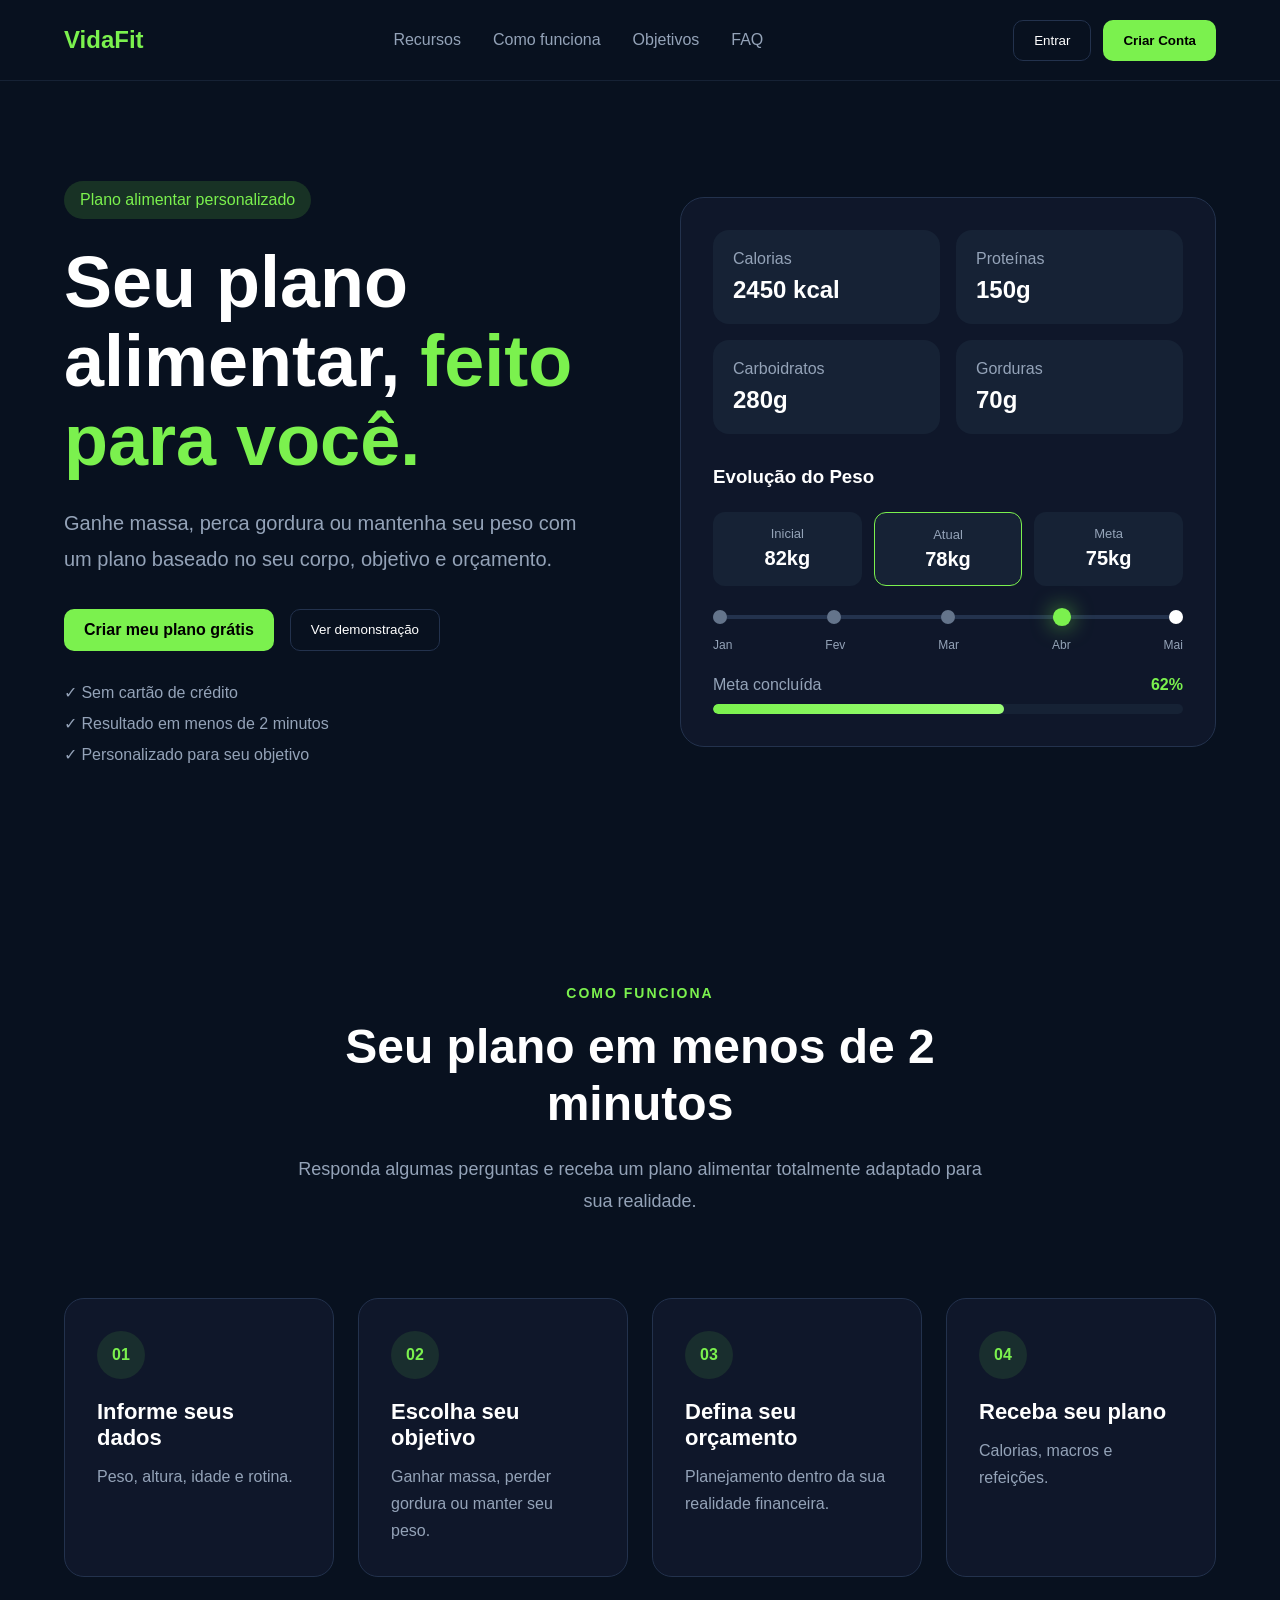
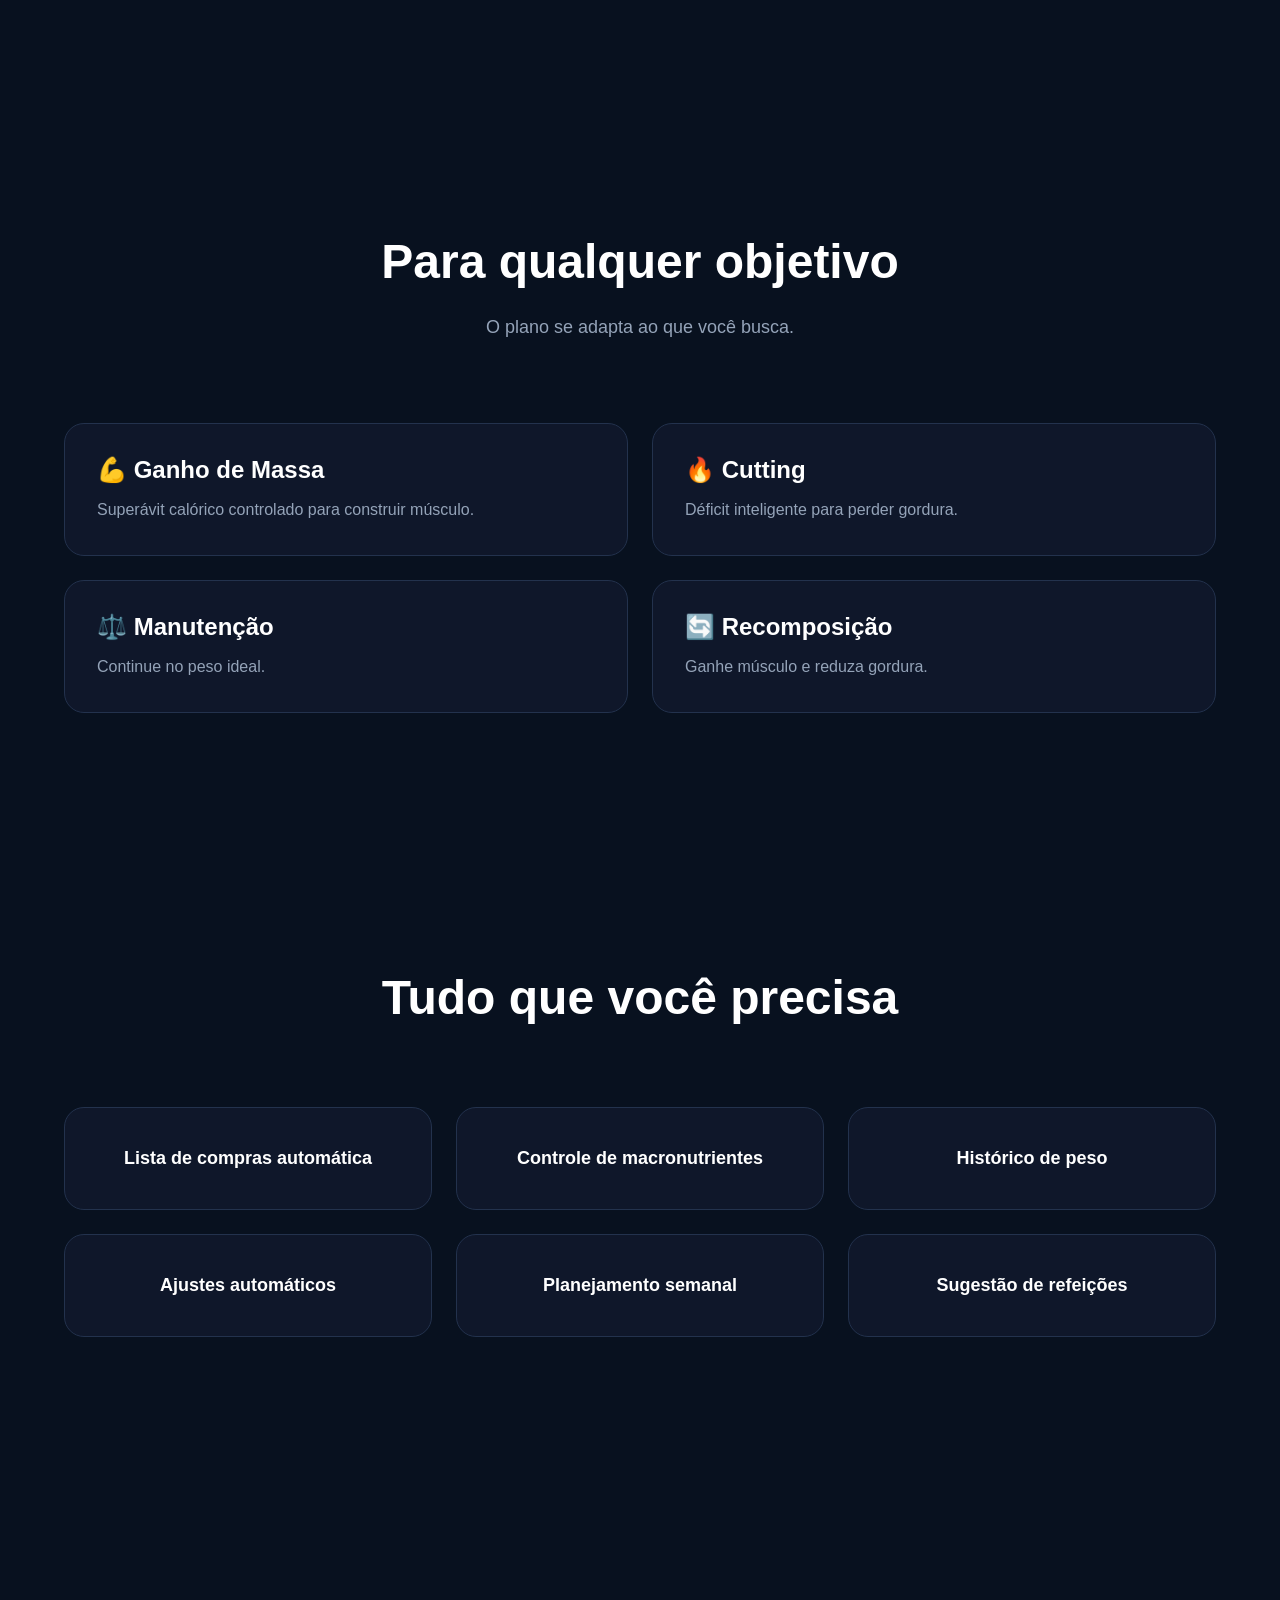
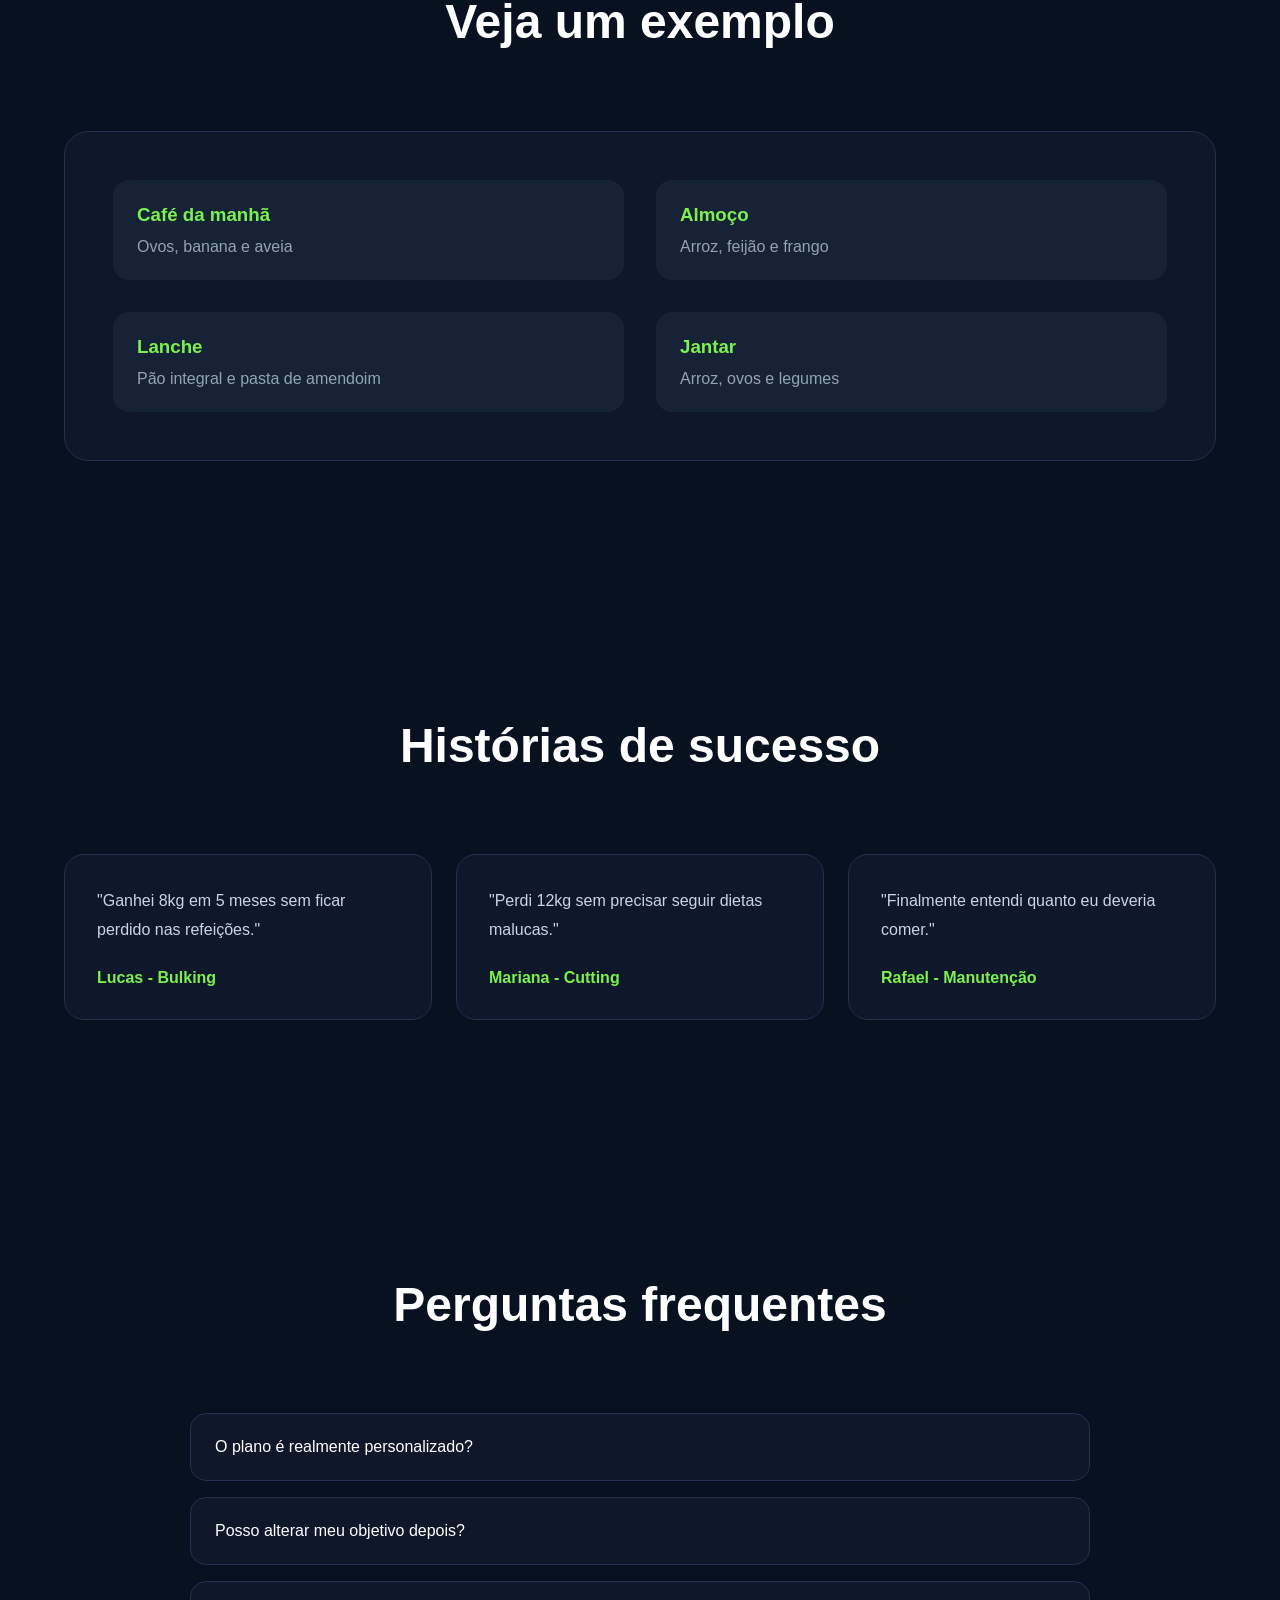
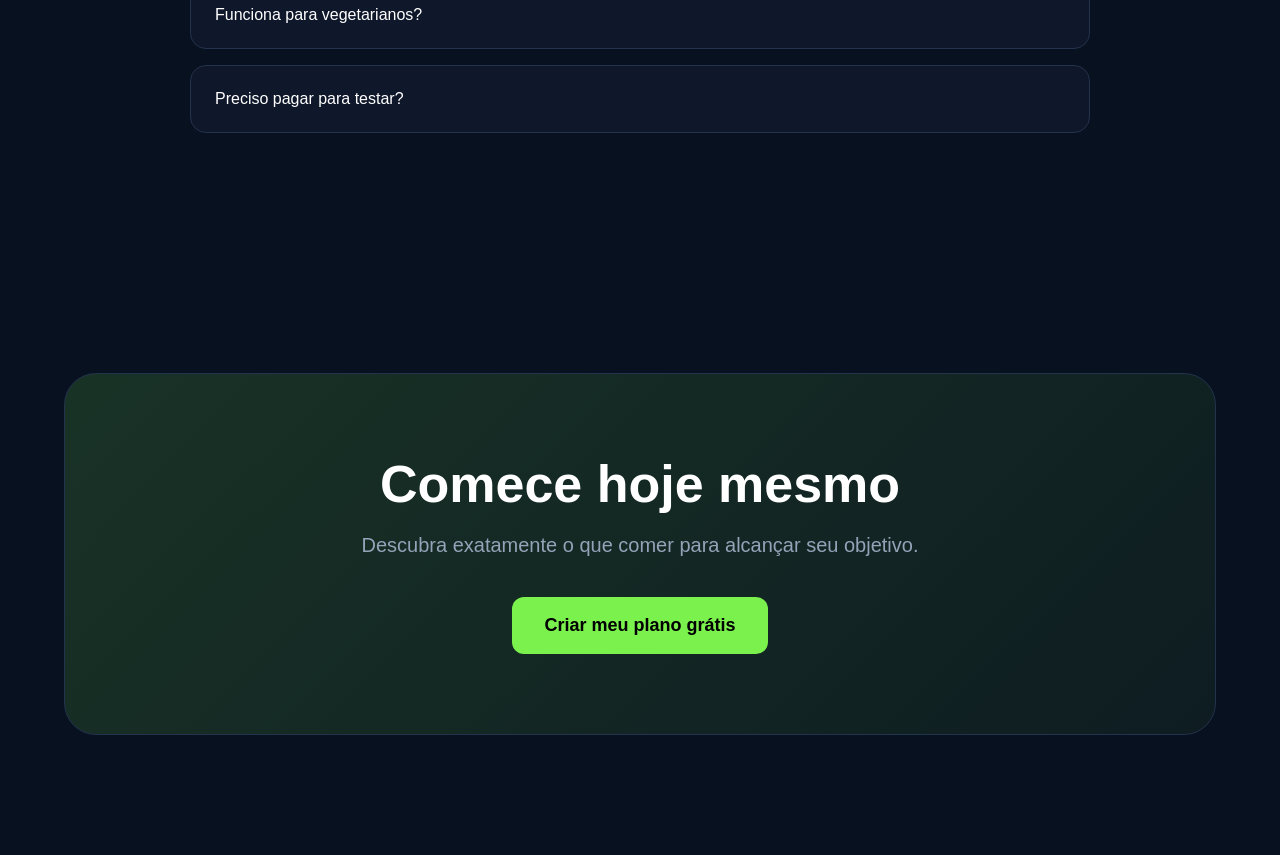
<file: index.html>
<!DOCTYPE html>
<html lang="pt-BR">
<head>
  <meta charset="UTF-8">
  <meta
    name="viewport"
    content="width=device-width, initial-scale=1.0"
  >

  <title>VidaFit</title>

  <link
    rel="stylesheet"
    href="home.css"
  >
</head>
<body>

  <header id="header">
    <div class="container navbar">

      <div class="logo">
        VidaFit
      </div>

     <nav>

  <a href="#features">
    Recursos
  </a>

  <a href="#how-it-works">
    Como funciona
  </a>

  <a href="#goals">
    Objetivos
  </a>

  <a href="#faq">
    FAQ
  </a>

</nav>

      <div class="header-actions">
        <button class="login-btn">
          Entrar
        </button>

        <button class="register-btn">
          Criar Conta
        </button>
      </div>

    </div>
  </header>


  <main>

    <section class="hero">

      <div class="container hero-content">

        <div class="hero-left">

          <span class="badge">
            Plano alimentar personalizado
          </span>

          <h1>
            Seu plano alimentar,
            <span>feito para você.</span>
          </h1>

          <p>
            Ganhe massa, perca gordura ou mantenha
            seu peso com um plano baseado no seu corpo,
            objetivo e orçamento.
          </p>

          <div class="hero-buttons">

<a href="data/wizard.html" class="primary-btn">
  Criar meu plano grátis
</a>

            <button class="secondary-btn">
              Ver demonstração
            </button>

          </div>

          <ul class="hero-benefits">
            <li>✓ Sem cartão de crédito</li>
            <li>✓ Resultado em menos de 2 minutos</li>
            <li>✓ Personalizado para seu objetivo</li>
          </ul>

        </div>


        <div class="hero-right">

          <div class="dashboard-card">

            <div class="metrics">

              <div class="metric">
                <span>Calorias</span>
                <strong>2450 kcal</strong>
              </div>

              <div class="metric">
                <span>Proteínas</span>
                <strong>150g</strong>
              </div>

              <div class="metric">
                <span>Carboidratos</span>
                <strong>280g</strong>
              </div>

              <div class="metric">
                <span>Gorduras</span>
                <strong>70g</strong>
              </div>

            </div>

<div class="progress">

  <h3>
    Evolução do Peso
  </h3>

  <div class="weight-stats">

    <div class="weight-stat">
      <span>Inicial</span>
      <strong>82kg</strong>
    </div>

    <div class="weight-stat current">
      <span>Atual</span>
      <strong>78kg</strong>
    </div>

    <div class="weight-stat">
      <span>Meta</span>
      <strong>75kg</strong>
    </div>

  </div>

  <div class="weight-line">

    <div class="line">

      <div class="dot"></div>
      <div class="dot"></div>
      <div class="dot"></div>

      <div class="dot current-dot"></div>

      <div class="dot target-dot"></div>

    </div>

  </div>

  <div class="months">

    <span>Jan</span>
    <span>Fev</span>
    <span>Mar</span>
    <span>Abr</span>
    <span>Mai</span>

  </div>

  <div class="goal-status">

    <div class="goal-text">

      <span>Meta concluída</span>

      <strong>62%</strong>

    </div>

    <div class="goal-bar">
      <div class="goal-fill"></div>
    </div>

  </div>

</div>

          </div>

        </div>

      </div>

    </section>

    <!-- ========================================= -->

<!-- COMO FUNCIONA -->

<!-- ========================================= -->

<section id="how-it-works" class="how-it-works">

  <div class="container">


<div class="section-header">

  <span>
    COMO FUNCIONA
  </span>

  <h2>
    Seu plano em menos de 2 minutos
  </h2>

  <p>
    Responda algumas perguntas e receba
    um plano alimentar totalmente adaptado
    para sua realidade.
  </p>

</div>

<div class="steps">

  <div class="step-card reveal">
    <span>01</span>

    <h3>
      Informe seus dados
    </h3>

    <p>
      Peso, altura, idade e rotina.
    </p>
  </div>

  <div class="step-card reveal">
    <span>02</span>

    <h3>
      Escolha seu objetivo
    </h3>

    <p>
      Ganhar massa, perder gordura
      ou manter seu peso.
    </p>
  </div>

  <div class="step-card reveal">
    <span>03</span>

    <h3>
      Defina seu orçamento
    </h3>

    <p>
      Planejamento dentro da sua
      realidade financeira.
    </p>
  </div>

  <div class="step-card reveal">
    <span>04</span>

    <h3>
      Receba seu plano
    </h3>

    <p>
      Calorias, macros e refeições.
    </p>
  </div>

</div>


  </div>

</section>

<!-- ========================================= -->

<!-- OBJETIVOS -->

<!-- ========================================= -->

<section id="goals" class="goals">

  <div class="container">


<div class="section-header">

  <h2>
    Para qualquer objetivo
  </h2>

  <p>
    O plano se adapta ao que você busca.
  </p>

</div>

<div class="goals-grid">

  <article reveal>
    <h3>💪 Ganho de Massa</h3>

    <p>
      Superávit calórico controlado para
      construir músculo.
    </p>
  </article>

  <article reveal>
    <h3>🔥 Cutting</h3>

    <p>
      Déficit inteligente para perder gordura.
    </p>
  </article>

  <article reveal>
    <h3>⚖️ Manutenção</h3>

    <p>
      Continue no peso ideal.
    </p>
  </article>

  <article reveal>
    <h3>🔄 Recomposição</h3>

    <p>
      Ganhe músculo e reduza gordura.
    </p>
  </article>

</div>


  </div>

</section>

<!-- ========================================= -->

<!-- FEATURES -->

<!-- ========================================= -->

<section id="features" class="features">

  <div class="container">


<div class="section-header">

  <h2>
    Tudo que você precisa
  </h2>

</div>

<div class="features-grid">

  <div class="feature-card reveal">
    Lista de compras automática
  </div>

  <div class="feature-card reveal">
    Controle de macronutrientes
  </div>

  <div class="feature-card reveal">
    Histórico de peso
  </div>

  <div class="feature-card reveal">
    Ajustes automáticos
  </div>

  <div class="feature-card reveal">
    Planejamento semanal
  </div>

  <div class="feature-card reveal">
    Sugestão de refeições
  </div>

</div>


  </div>

</section>

<!-- ========================================= -->

<!-- EXEMPLO DE PLANO -->

<!-- ========================================= -->

<section class="meal-plan">

  <div class="container">


<div class="section-header">

  <h2>
    Veja um exemplo
  </h2>

</div>

<div class="meal-card reveal">

  <div>
    <h3>Café da manhã</h3>

    <p>
      Ovos, banana e aveia
    </p>
  </div>

  <div>
    <h3>Almoço</h3>

    <p>
      Arroz, feijão e frango
    </p>
  </div>

  <div>
    <h3>Lanche</h3>

    <p>
      Pão integral e pasta de amendoim
    </p>
  </div>

  <div>
    <h3>Jantar</h3>

    <p>
      Arroz, ovos e legumes
    </p>
  </div>

</div>


  </div>

</section>

<!-- ========================================= -->

<!-- DEPOIMENTOS -->

<!-- ========================================= -->

<section class="testimonials">

  <div class="container">


<div class="section-header">

  <h2>
    Histórias de sucesso
  </h2>

</div>

<div class="testimonials-grid">

  <div class="testimonial reveal">

    <p>
      "Ganhei 8kg em 5 meses sem
      ficar perdido nas refeições."
    </p>

    <strong>
      Lucas - Bulking
    </strong>

  </div>

  <div class="testimonial reveal">

    <p>
      "Perdi 12kg sem precisar seguir
      dietas malucas."
    </p>

    <strong>
      Mariana - Cutting
    </strong>

  </div>

  <div class="testimonial reveal">

    <p>
      "Finalmente entendi quanto eu
      deveria comer."
    </p>

    <strong>
      Rafael - Manutenção
    </strong>

  </div>

</div>


  </div>

</section>

<!-- ========================================= -->

<!-- FAQ -->

<!-- ========================================= -->

<section id="faq" class="faq">

  <div class="container">


<div class="section-header">

  <h2>
    Perguntas frequentes
  </h2>

</div>

<div class="faq-list">

  <div class="faq-item">

    <div class="faq-question">
      O plano é realmente personalizado?
    </div>

    <div class="faq-answer">
      O plano considera peso, altura,
      idade, nível de atividade física,
      objetivo e preferências alimentares.
    </div>

  </div>

  <div class="faq-item">

    <div class="faq-question">
      Posso alterar meu objetivo depois?
    </div>

    <div class="faq-answer">
      Você pode mudar entre bulking,
      cutting, manutenção ou recomposição
      sempre que desejar.
    </div>

  </div>

  <div class="faq-item">

    <div class="faq-question">
      Funciona para vegetarianos?
    </div>

    <div class="faq-answer">
      O sistema pode adaptar as
      refeições para dietas vegetarianas
      e outras restrições alimentares.
    </div>

  </div>

  <div class="faq-item">

    <div class="faq-question">
      Preciso pagar para testar?
    </div>

    <div class="faq-answer">
      Você pode gerar seu primeiro
      plano gratuitamente e conhecer a
      plataforma antes de assinar.
    </div>

  </div>

</div>


  </div>

</section>

<!-- ========================================= -->

<!-- CTA FINAL -->

<!-- ========================================= -->

<section id="cta" class="cta">

  <div class="container">


<h2>
  Comece hoje mesmo
</h2>

<p>
  Descubra exatamente o que comer para
  alcançar seu objetivo.
</p>

<a href="data/wizard.html">
  <button >
    Criar meu plano grátis
  </button>
</a>

  </div>

</section>

    
  </main>

  <script src="home.js"></script>

</body>
</html>
</file>
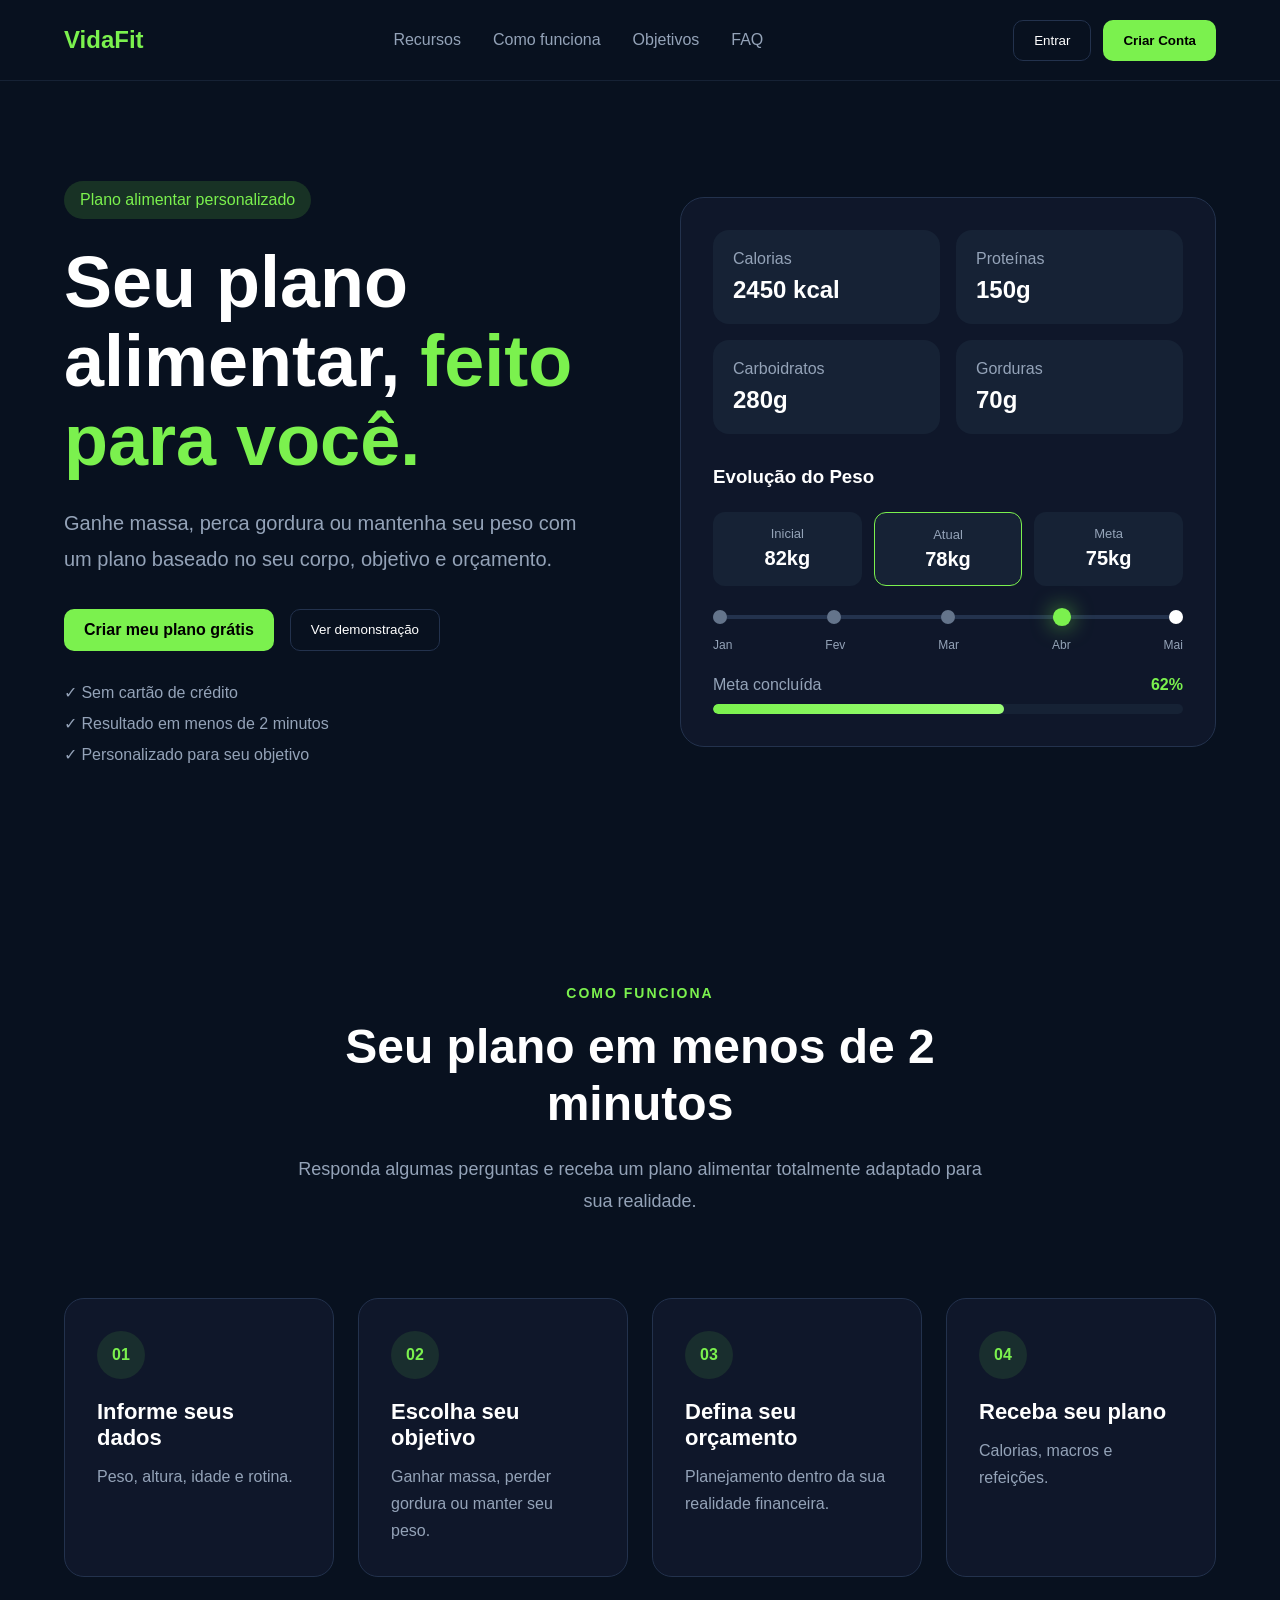
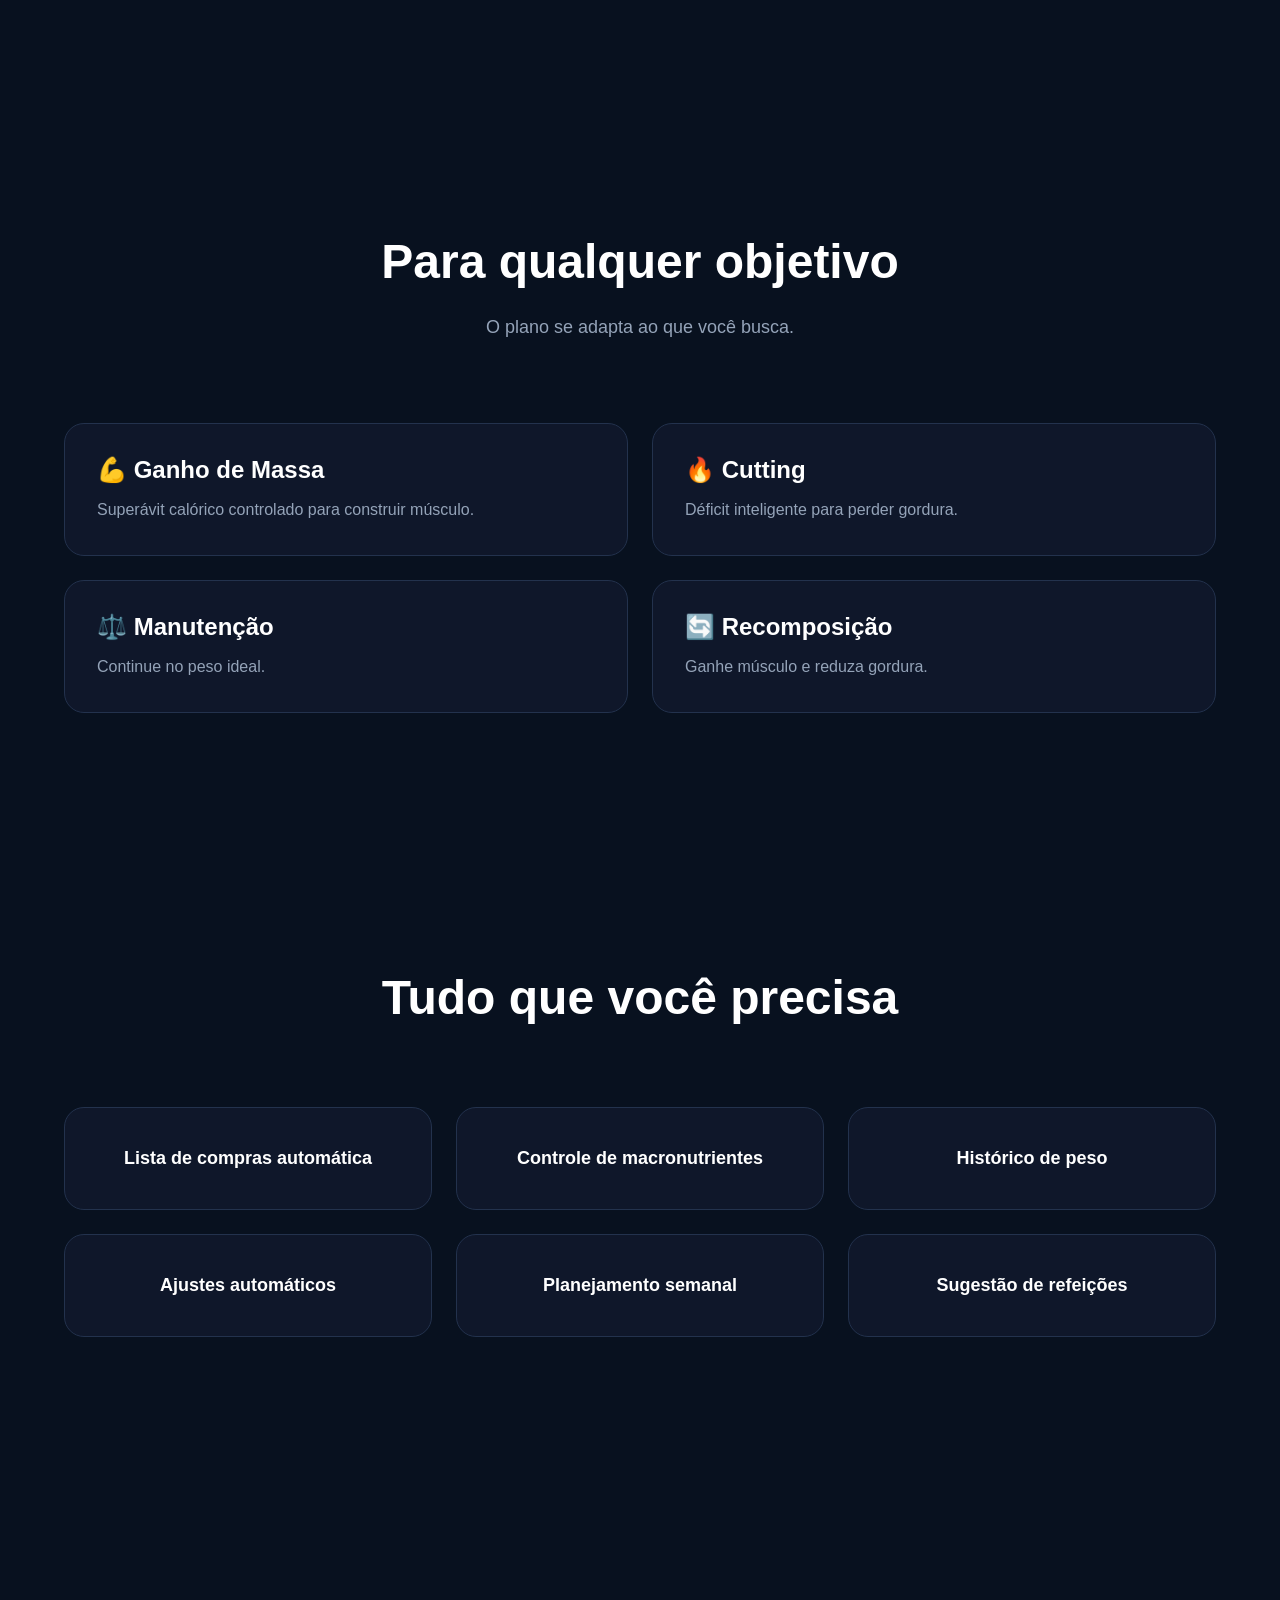
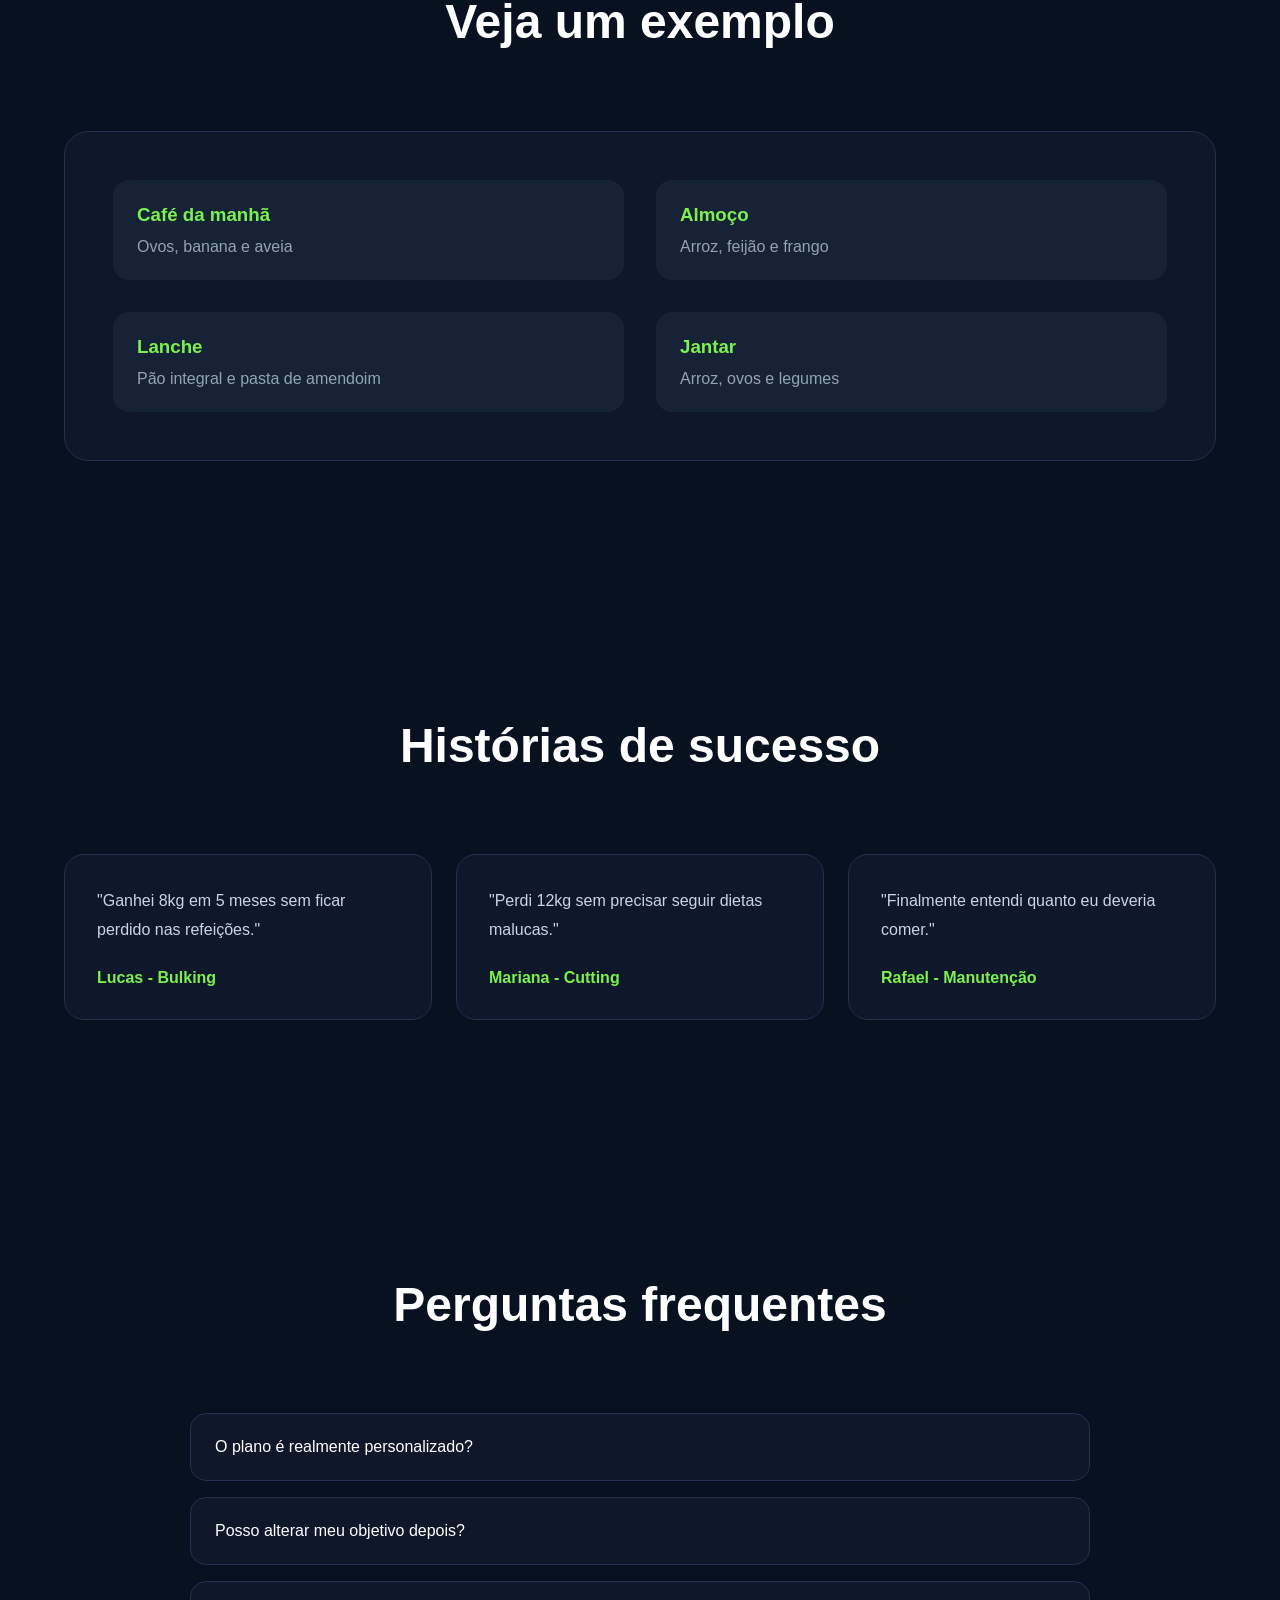
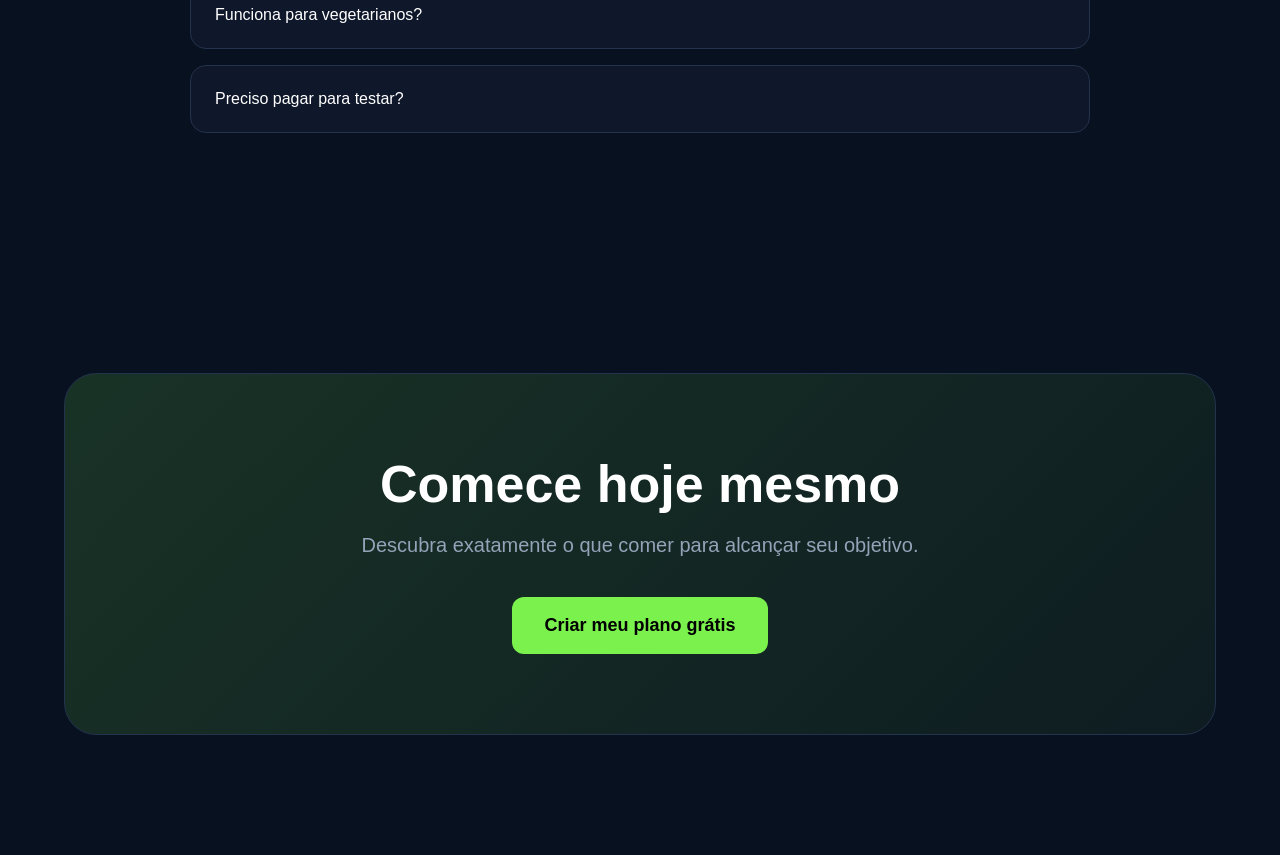
<file: home.html>
<!DOCTYPE html>
<html lang="pt-BR">
<head>
  <meta charset="UTF-8">
  <meta
    name="viewport"
    content="width=device-width, initial-scale=1.0"
  >

  <title>VidaFit</title>

  <link
    rel="stylesheet"
    href="./home.css"
  >
</head>
<body>

  <header id="header">
    <div class="container navbar">

      <div class="logo">
        VidaFit
      </div>

     <nav>

  <a href="#features">
    Recursos
  </a>

  <a href="#how-it-works">
    Como funciona
  </a>

  <a href="#goals">
    Objetivos
  </a>

  <a href="#faq">
    FAQ
  </a>

</nav>

      <div class="header-actions">
        <button class="login-btn">
          Entrar
        </button>

        <button class="register-btn">
          Criar Conta
        </button>
      </div>

    </div>
  </header>


  <main>

    <section class="hero">

      <div class="container hero-content">

        <div class="hero-left">

          <span class="badge">
            Plano alimentar personalizado
          </span>

          <h1>
            Seu plano alimentar,
            <span>feito para você.</span>
          </h1>

          <p>
            Ganhe massa, perca gordura ou mantenha
            seu peso com um plano baseado no seu corpo,
            objetivo e orçamento.
          </p>

          <div class="hero-buttons">

<a href="wizard.html" class="primary-btn">
  Criar meu plano grátis
</a>

            <button class="secondary-btn">
              Ver demonstração
            </button>

          </div>

          <ul class="hero-benefits">
            <li>✓ Sem cartão de crédito</li>
            <li>✓ Resultado em menos de 2 minutos</li>
            <li>✓ Personalizado para seu objetivo</li>
          </ul>

        </div>


        <div class="hero-right">

          <div class="dashboard-card">

            <div class="metrics">

              <div class="metric">
                <span>Calorias</span>
                <strong>2450 kcal</strong>
              </div>

              <div class="metric">
                <span>Proteínas</span>
                <strong>150g</strong>
              </div>

              <div class="metric">
                <span>Carboidratos</span>
                <strong>280g</strong>
              </div>

              <div class="metric">
                <span>Gorduras</span>
                <strong>70g</strong>
              </div>

            </div>

<div class="progress">

  <h3>
    Evolução do Peso
  </h3>

  <div class="weight-stats">

    <div class="weight-stat">
      <span>Inicial</span>
      <strong>82kg</strong>
    </div>

    <div class="weight-stat current">
      <span>Atual</span>
      <strong>78kg</strong>
    </div>

    <div class="weight-stat">
      <span>Meta</span>
      <strong>75kg</strong>
    </div>

  </div>

  <div class="weight-line">

    <div class="line">

      <div class="dot"></div>
      <div class="dot"></div>
      <div class="dot"></div>

      <div class="dot current-dot"></div>

      <div class="dot target-dot"></div>

    </div>

  </div>

  <div class="months">

    <span>Jan</span>
    <span>Fev</span>
    <span>Mar</span>
    <span>Abr</span>
    <span>Mai</span>

  </div>

  <div class="goal-status">

    <div class="goal-text">

      <span>Meta concluída</span>

      <strong>62%</strong>

    </div>

    <div class="goal-bar">
      <div class="goal-fill"></div>
    </div>

  </div>

</div>

          </div>

        </div>

      </div>

    </section>

    <!-- ========================================= -->

<!-- COMO FUNCIONA -->

<!-- ========================================= -->

<section id="how-it-works" class="how-it-works">

  <div class="container">


<div class="section-header">

  <span>
    COMO FUNCIONA
  </span>

  <h2>
    Seu plano em menos de 2 minutos
  </h2>

  <p>
    Responda algumas perguntas e receba
    um plano alimentar totalmente adaptado
    para sua realidade.
  </p>

</div>

<div class="steps">

  <div class="step-card reveal">
    <span>01</span>

    <h3>
      Informe seus dados
    </h3>

    <p>
      Peso, altura, idade e rotina.
    </p>
  </div>

  <div class="step-card reveal">
    <span>02</span>

    <h3>
      Escolha seu objetivo
    </h3>

    <p>
      Ganhar massa, perder gordura
      ou manter seu peso.
    </p>
  </div>

  <div class="step-card reveal">
    <span>03</span>

    <h3>
      Defina seu orçamento
    </h3>

    <p>
      Planejamento dentro da sua
      realidade financeira.
    </p>
  </div>

  <div class="step-card reveal">
    <span>04</span>

    <h3>
      Receba seu plano
    </h3>

    <p>
      Calorias, macros e refeições.
    </p>
  </div>

</div>


  </div>

</section>

<!-- ========================================= -->

<!-- OBJETIVOS -->

<!-- ========================================= -->

<section id="goals" class="goals">

  <div class="container">


<div class="section-header">

  <h2>
    Para qualquer objetivo
  </h2>

  <p>
    O plano se adapta ao que você busca.
  </p>

</div>

<div class="goals-grid">

  <article reveal>
    <h3>💪 Ganho de Massa</h3>

    <p>
      Superávit calórico controlado para
      construir músculo.
    </p>
  </article>

  <article reveal>
    <h3>🔥 Cutting</h3>

    <p>
      Déficit inteligente para perder gordura.
    </p>
  </article>

  <article reveal>
    <h3>⚖️ Manutenção</h3>

    <p>
      Continue no peso ideal.
    </p>
  </article>

  <article reveal>
    <h3>🔄 Recomposição</h3>

    <p>
      Ganhe músculo e reduza gordura.
    </p>
  </article>

</div>


  </div>

</section>

<!-- ========================================= -->

<!-- FEATURES -->

<!-- ========================================= -->

<section id="features" class="features">

  <div class="container">


<div class="section-header">

  <h2>
    Tudo que você precisa
  </h2>

</div>

<div class="features-grid">

  <div class="feature-card reveal">
    Lista de compras automática
  </div>

  <div class="feature-card reveal">
    Controle de macronutrientes
  </div>

  <div class="feature-card reveal">
    Histórico de peso
  </div>

  <div class="feature-card reveal">
    Ajustes automáticos
  </div>

  <div class="feature-card reveal">
    Planejamento semanal
  </div>

  <div class="feature-card reveal">
    Sugestão de refeições
  </div>

</div>


  </div>

</section>

<!-- ========================================= -->

<!-- EXEMPLO DE PLANO -->

<!-- ========================================= -->

<section class="meal-plan">

  <div class="container">


<div class="section-header">

  <h2>
    Veja um exemplo
  </h2>

</div>

<div class="meal-card reveal">

  <div>
    <h3>Café da manhã</h3>

    <p>
      Ovos, banana e aveia
    </p>
  </div>

  <div>
    <h3>Almoço</h3>

    <p>
      Arroz, feijão e frango
    </p>
  </div>

  <div>
    <h3>Lanche</h3>

    <p>
      Pão integral e pasta de amendoim
    </p>
  </div>

  <div>
    <h3>Jantar</h3>

    <p>
      Arroz, ovos e legumes
    </p>
  </div>

</div>


  </div>

</section>

<!-- ========================================= -->

<!-- DEPOIMENTOS -->

<!-- ========================================= -->

<section class="testimonials">

  <div class="container">


<div class="section-header">

  <h2>
    Histórias de sucesso
  </h2>

</div>

<div class="testimonials-grid">

  <div class="testimonial reveal">

    <p>
      "Ganhei 8kg em 5 meses sem
      ficar perdido nas refeições."
    </p>

    <strong>
      Lucas - Bulking
    </strong>

  </div>

  <div class="testimonial reveal">

    <p>
      "Perdi 12kg sem precisar seguir
      dietas malucas."
    </p>

    <strong>
      Mariana - Cutting
    </strong>

  </div>

  <div class="testimonial reveal">

    <p>
      "Finalmente entendi quanto eu
      deveria comer."
    </p>

    <strong>
      Rafael - Manutenção
    </strong>

  </div>

</div>


  </div>

</section>

<!-- ========================================= -->

<!-- FAQ -->

<!-- ========================================= -->

<section id="faq" class="faq">

  <div class="container">


<div class="section-header">

  <h2>
    Perguntas frequentes
  </h2>

</div>

<div class="faq-list">

  <div class="faq-item">

    <div class="faq-question">
      O plano é realmente personalizado?
    </div>

    <div class="faq-answer">
      O plano considera peso, altura,
      idade, nível de atividade física,
      objetivo e preferências alimentares.
    </div>

  </div>

  <div class="faq-item">

    <div class="faq-question">
      Posso alterar meu objetivo depois?
    </div>

    <div class="faq-answer">
      Você pode mudar entre bulking,
      cutting, manutenção ou recomposição
      sempre que desejar.
    </div>

  </div>

  <div class="faq-item">

    <div class="faq-question">
      Funciona para vegetarianos?
    </div>

    <div class="faq-answer">
      O sistema pode adaptar as
      refeições para dietas vegetarianas
      e outras restrições alimentares.
    </div>

  </div>

  <div class="faq-item">

    <div class="faq-question">
      Preciso pagar para testar?
    </div>

    <div class="faq-answer">
      Você pode gerar seu primeiro
      plano gratuitamente e conhecer a
      plataforma antes de assinar.
    </div>

  </div>

</div>


  </div>

</section>

<!-- ========================================= -->

<!-- CTA FINAL -->

<!-- ========================================= -->

<section id="cta" class="cta">

  <div class="container">


<h2>
  Comece hoje mesmo
</h2>

<p>
  Descubra exatamente o que comer para
  alcançar seu objetivo.
</p>

<button>
  Criar meu plano grátis
</button>


  </div>

</section>

    
  </main>

  <script src="./home.js"></script>

</body>
</html>
</file>
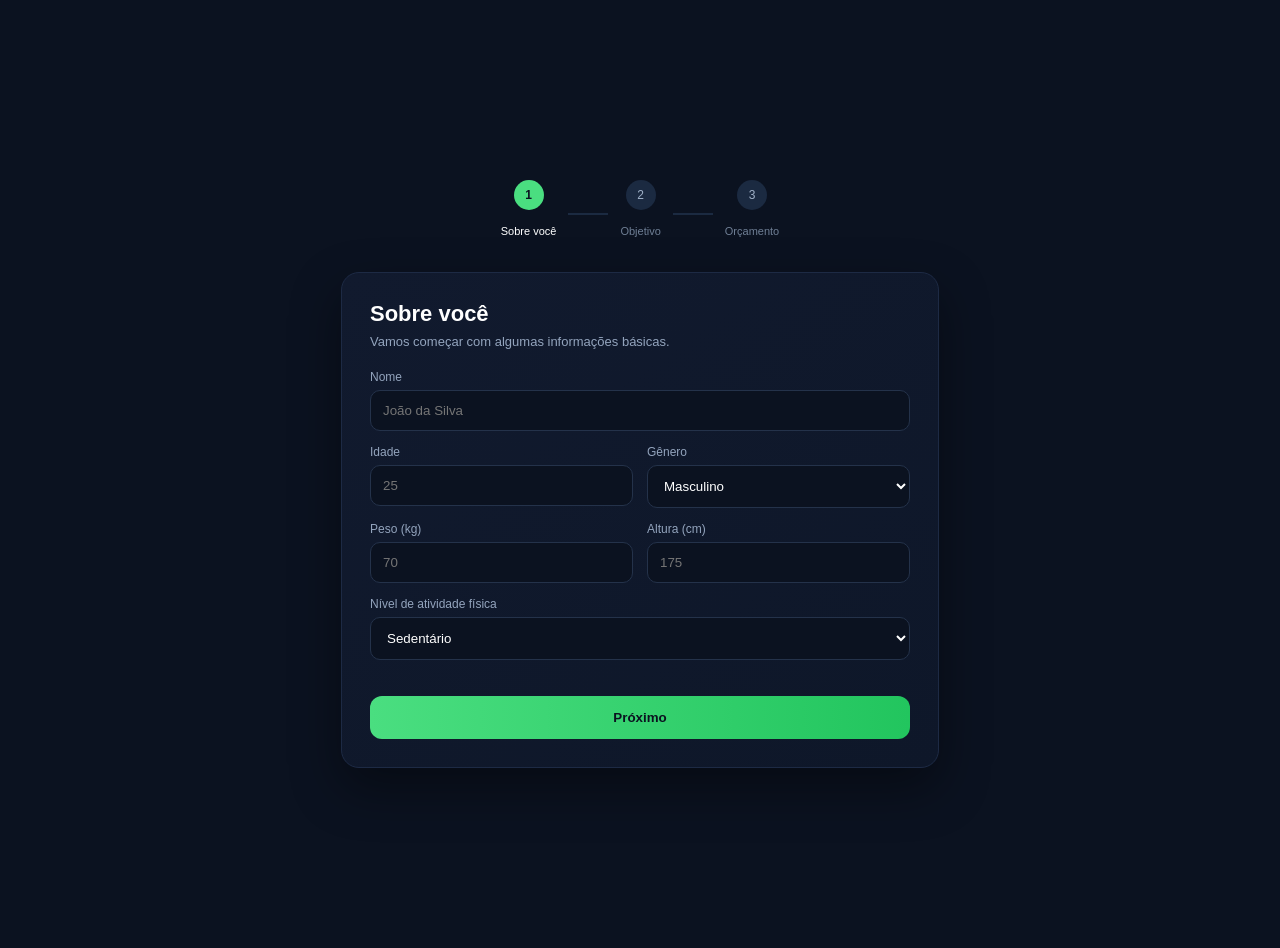
<file: Data/wizard.html>
<!DOCTYPE html>
<html lang="pt-BR">
<head>
  <meta charset="UTF-8">
  <meta name="viewport" content="width=device-width, initial-scale=1.0">
  <title>VidaFit - Wizard</title>
  <link rel="stylesheet" href="wizard.css">
</head>

<body>

<div class="wizard-container">

  <!-- PROGRESS -->
  <div class="progress">
    <div class="step active">
      <span>1</span>
      <p>Sobre você</p>
    </div>

    <div class="line"></div>

    <div class="step">
      <span>2</span>
      <p>Objetivo</p>
    </div>

    <div class="line"></div>

    <div class="step">
      <span>3</span>
      <p>Orçamento</p>
    </div>
  </div>

  <!-- CARD -->
  <div class="card">

    <!-- STEP 0 - SOBRE VOCÊ -->
    <div data-step="0">

      <div class="header">
        <h2>Sobre você</h2>
        <p>Vamos começar com algumas informações básicas.</p>
      </div>

      <div class="form-grid">

        <div class="field full">
          <label>Nome</label>
          <input id="name" type="text" placeholder="João da Silva">
        </div>

        <div class="field">
          <label>Idade</label>
          <input id="age" type="number" placeholder="25">
        </div>

        <div class="field">
          <label>Gênero</label>
          <select>
            <option>Masculino</option>
            <option>Feminino</option>
          </select>
        </div>

        <div class="field">
          <label>Peso (kg)</label>
          <input id="weight" type="number" placeholder="70">
        </div>

        <div class="field">
          <label>Altura (cm)</label>
          <input id="height" type="number" placeholder="175">
        </div>

        <div class="field full">
          <label>Nível de atividade física</label>
          <select>
            <option>Sedentário</option>
            <option>Moderado</option>
            <option>Ativo</option>
          </select>
        </div>

      </div>
    </div>

<!-- STEP 1 - OBJETIVO (FUNCIONAL) -->
<div data-step="1" style="display:none">

  <div class="header">
    <h2>Seu objetivo</h2>
    <p>Escolha o foco principal do seu plano</p>
  </div>

  <div class="objective-grid">

    <label class="objective">
      <input type="radio" name="objective" value="cutting">
      <div class="box">
        🔥<br>
        <strong>Definição</strong>
        <p>Perder gordura</p>
      </div>
    </label>

    <label class="objective">
      <input type="radio" name="objective" value="maintenance">
      <div class="box">
        ⚖️<br>
        <strong>Manutenção</strong>
        <p>Equilibrar peso</p>
      </div>
    </label>

    <label class="objective">
      <input type="radio" name="objective" value="bulking">
      <div class="box">
        💪<br>
        <strong>Hipertrofia</strong>
        <p>Ganhar massa</p>
      </div>
    </label>

  </div>

</div>

    <!-- STEP 2 - ORÇAMENTO -->
    <div data-step="2" style="display:none">

      <div class="header">
        <h2>Orçamento mensal</h2>
        <p>Quanto você pretende investir na sua alimentação?</p>
      </div>

      <div class="field full">
        <label>Orçamento (R$)</label>
        <input id="budget" type="number" placeholder="Ex: 500">
      </div>

    </div>

<div data-step="3" style="display:none">

  <div class="header">
    <h2>Seu plano personalizado está pronto</h2>
    <p>Baseado no seu perfil, criamos sua estratégia ideal</p>
  </div>

  <div id="result"></div>

</div>

    <!-- ACTIONS -->
<div class="actions">
  <button class="back-btn">← Voltar</button>
  <button class="next-btn">Próximo</button>
</div>

  </div>

</div>

<script src="wizard.js"></script>

</body>
</html>
</file>
<file: home.css>
* {
  margin: 0;
  padding: 0;
  box-sizing: border-box;
}

body {
  background: #08111f;
  color: white;
  font-family: Inter, sans-serif;
}

html {
  scroll-behavior: smooth;
}

.container {
  width: min(1280px, 90%);
  margin: 0 auto;
}

header {
  border-bottom: 1px solid #162235;
}

.navbar {
  height: 80px;
  display: flex;
  align-items: center;
  justify-content: space-between;
}

.logo {
  font-size: 24px;
  font-weight: 700;
  color: #7bf14e;
}

nav {
  display: flex;
  gap: 32px;
}

nav a {
  color: #94a3b8;
  text-decoration: none;
}

nav a:hover {
  color: white;
}

.header-actions {
  display: flex;
  gap: 12px;
}

.login-btn,
.secondary-btn {
  background: transparent;
  border: 1px solid #23324d;
  color: white;
  padding: 12px 20px;
  border-radius: 10px;
  cursor: pointer;
}

.register-btn,
.primary-btn {
  background: #7bf14e;
  border: none;
  color: black;
  text-decoration: none;
  padding: 12px 20px;
  border-radius: 10px;
  cursor: pointer;
  font-weight: 700;
}

.hero {
  padding: 100px 0;
}

.hero-content {
  display: grid;
  grid-template-columns: 1fr 1fr;
  gap: 80px;
  align-items: center;
}

.badge {
  display: inline-block;
  background: rgba(123, 241, 78, 0.15);
  color: #7bf14e;
  padding: 10px 16px;
  border-radius: 999px;
  margin-bottom: 24px;
}

.hero-left h1 {
  font-size: 72px;
  line-height: 1.1;
  margin-bottom: 24px;
}

.hero-left h1 span {
  color: #7bf14e;
}

.hero-left p {
  color: #94a3b8;
  font-size: 20px;
  line-height: 1.8;
  margin-bottom: 32px;
}

.hero-buttons {
  display: flex;
  gap: 16px;
  margin-bottom: 32px;
}

.hero-benefits {
  list-style: none;
  display: flex;
  flex-direction: column;
  gap: 12px;
  color: #94a3b8;
}

.dashboard-card {
  background: #0f172a;
  border: 1px solid #23324d;
  border-radius: 24px;
  padding: 32px;
}

.metrics {
  display: grid;
  grid-template-columns: repeat(2, 1fr);
  gap: 16px;
}

.metric {
  background: #162235;
  border-radius: 16px;
  padding: 20px;
}

.metric span {
  display: block;
  color: #94a3b8;
  margin-bottom: 8px;
}

.metric strong {
  font-size: 24px;
}

.progress {
  margin-top: 24px;
}

.progress h3 {
  margin-bottom: 16px;
}

.chart {
  height: 220px;
  border-radius: 16px;
  background: linear-gradient(180deg, rgba(123, 241, 78, 0.15), transparent);
}

/* ================================= */
/* SECTIONS */
/* ================================= */
section {
  padding: 120px 0;
  scroll-margin-top: 100px;
}

.section-header {
  text-align: center;
  max-width: 700px;
  margin: 0 auto 80px;
}

.section-header span {
  color: #7bf14e;
  font-size: 14px;
  font-weight: 600;
  letter-spacing: 2px;
}

.section-header h2 {
  margin-top: 16px;
  font-size: 48px;
  line-height: 1.2;
}

.section-header p {
  margin-top: 20px;
  color: #94a3b8;
  font-size: 18px;
  line-height: 1.8;
}

/* ================================= */
/* HOW IT WORKS */
/* ================================= */
.steps {
  display: grid;
  grid-template-columns: repeat(4, 1fr);
  gap: 24px;
}

.step-card {
  background: #0f172a;
  border: 1px solid #23324d;
  border-radius: 20px;
  padding: 32px;
  transition: 0.3s;
}

.step-card:hover {
  transform: translateY(-6px);
  border-color: #7bf14e;
}

.step-card span {
  display: inline-flex;
  width: 48px;
  height: 48px;
  align-items: center;
  justify-content: center;
  border-radius: 50%;
  background: rgba(123, 241, 78, 0.1);
  color: #7bf14e;
  font-weight: 700;
  margin-bottom: 20px;
}

.step-card h3 {
  margin-bottom: 12px;
  font-size: 22px;
}

.step-card p {
  color: #94a3b8;
  line-height: 1.7;
}

/* ================================= */
/* GOALS */
/* ================================= */
.goals-grid {
  display: grid;
  grid-template-columns: repeat(2, 1fr);
  gap: 24px;
}

.goals-grid article {
  background: #0f172a;
  border: 1px solid #23324d;
  border-radius: 20px;
  padding: 32px;
}

.goals-grid h3 {
  margin-bottom: 12px;
  font-size: 24px;
}

.goals-grid p {
  color: #94a3b8;
  line-height: 1.7;
}

/* ================================= */
/* FEATURES */
/* ================================= */
.features-grid {
  display: grid;
  grid-template-columns: repeat(3, 1fr);
  gap: 24px;
}

.feature-card {
  background: #0f172a;
  border: 1px solid #23324d;
  border-radius: 20px;
  padding: 40px;
  font-size: 18px;
  font-weight: 600;
  text-align: center;
  transition: 0.3s;
}

.feature-card:hover {
  border-color: #7bf14e;
  transform: translateY(-6px);
}

/* ================================= */
/* MEAL PLAN */
/* ================================= */
.meal-card {
  background: #0f172a;
  border: 1px solid #23324d;
  border-radius: 24px;
  padding: 48px;
  display: grid;
  grid-template-columns: repeat(2, 1fr);
  gap: 32px;
}

.meal-card div {
  background: #162235;
  border-radius: 16px;
  padding: 24px;
}

.meal-card h3 {
  margin-bottom: 12px;
  color: #7bf14e;
}

.meal-card p {
  color: #94a3b8;
}

/* ================================= */
/* TESTIMONIALS */
/* ================================= */
.testimonials-grid {
  display: grid;
  grid-template-columns: repeat(3, 1fr);
  gap: 24px;
}

.testimonial {
  background: #0f172a;
  border: 1px solid #23324d;
  border-radius: 20px;
  padding: 32px;
}

.testimonial p {
  line-height: 1.8;
  margin-bottom: 24px;
  color: #cbd5e1;
}

.testimonial strong {
  color: #7bf14e;
}

/* ================================= */
/* FAQ */
/* ================================= */
.faq-list {
  max-width: 900px;
  margin: 0 auto;
  display: flex;
  flex-direction: column;
  gap: 16px;
}

.faq-item {
  background: #0f172a;
  border: 1px solid #23324d;
  border-radius: 16px;
  padding: 24px;
  cursor: pointer;
  transition: 0.3s;
}

.faq-item:hover {
  border-color: #7bf14e;
}

/* ================================= */
/* CTA */
/* ================================= */
.cta {
  text-align: center;
}

.cta .container {
  background: linear-gradient(135deg, rgba(123, 241, 78, 0.15), rgba(123, 241, 78, 0.05));
  border: 1px solid #23324d;
  border-radius: 32px;
  padding: 80px;
}

.cta h2 {
  font-size: 52px;
  margin-bottom: 20px;
}

.cta p {
  color: #94a3b8;
  font-size: 20px;
  margin-bottom: 40px;
}

.cta button {
  background: #7bf14e;
  color: #000;
  border: none;
  padding: 18px 32px;
  border-radius: 12px;
  cursor: pointer;
  font-size: 18px;
  font-weight: 700;
}

/* ================================= */
/* FOOTER */
/* ================================= */
footer {
  margin-top: 120px;
  border-top: 1px solid #23324d;
  padding: 40px 0;
}

footer .container {
  display: flex;
  justify-content: space-between;
  align-items: center;
}

footer a {
  color: #94a3b8;
  text-decoration: none;
  margin-left: 24px;
}

/* ================================= */
/* RESPONSIVE */
/* ================================= */
@media (max-width: 1024px) {
  .hero-content,
  .steps,
  .features-grid,
  .testimonials-grid,
  .goals-grid,
  .meal-card {
    grid-template-columns: 1fr;
  }
  .hero-left h1 {
    font-size: 48px;
  }
  .cta h2 {
    font-size: 38px;
  }
  nav {
    display: none;
  }
}
/* ========================= */
/* HEADER SCROLL */
/* ========================= */
header {
  position: sticky;
  top: 0;
  z-index: 999;
  transition: background 0.3s ease, backdrop-filter 0.3s ease, border-color 0.3s ease;
}

header.scrolled {
  background: rgba(8, 17, 31, 0.85);
  backdrop-filter: blur(12px);
  border-color: #23324d;
}

/* ========================= */
/* HERO ANIMATION */
/* ========================= */
.hero-left > * {
  opacity: 0;
  transform: translateY(30px);
}

.hero-loaded .badge {
  animation: fadeUp 0.6s forwards;
}

.hero-loaded h1 {
  animation: fadeUp 0.6s 0.15s forwards;
}

.hero-loaded p {
  animation: fadeUp 0.6s 0.3s forwards;
}

.hero-loaded .hero-buttons {
  animation: fadeUp 0.6s 0.45s forwards;
}

.hero-loaded .hero-benefits {
  animation: fadeUp 0.6s 0.6s forwards;
}

@keyframes fadeUp {
  from {
    opacity: 0;
    transform: translateY(30px);
  }
  to {
    opacity: 1;
    transform: translateY(0);
  }
}
/* ========================= */
/* REVEAL */
/* ========================= */
.reveal {
  opacity: 0;
  transform: translateY(40px);
  transition: opacity 0.7s ease, transform 0.7s ease;
}

.reveal.active {
  opacity: 1;
  transform: translateY(0);
}

/* ========================= */
/* CTA PULSE */
/* ========================= */
.cta button {
  animation: pulse 4s infinite;
}

@keyframes pulse {
  0% {
    transform: scale(1);
  }
  50% {
    transform: scale(1.04);
  }
  100% {
    transform: scale(1);
  }
}
/* ========================= */
/* DASHBOARD */
/* ========================= */
.dashboard-card {
  transition: transform 0.3s ease, box-shadow 0.3s ease;
}

.dashboard-card:hover {
  transform: translateY(-8px);
  box-shadow: 0 20px 50px rgba(0, 0, 0, 0.25);
}

/* ========================= */
/* FEATURES */
/* ========================= */
.feature-card {
  transition: transform 0.3s ease, border-color 0.3s ease, box-shadow 0.3s ease;
}

.feature-card:hover {
  transform: translateY(-8px);
  border-color: #7bf14e;
  box-shadow: 0 10px 30px rgba(123, 241, 78, 0.15);
}

/* ========================= */
/* GOALS TILT */
/* ========================= */
.goals-grid article {
  transition: transform 0.15s linear;
  transform-style: preserve-3d;
}

.faq-answer {
  max-height: 0;
  overflow: hidden;
  color: #94a3b8;
  transition: max-height 0.3s ease, margin-top 0.3s ease;
}

.faq-item.open .faq-answer {
  max-height: 200px;
  margin-top: 16px;
}

.progress {
  margin-top: 32px;
}

.progress h3 {
  margin-bottom: 24px;
}

/* ====================== */
/* STATS */
/* ====================== */
.weight-stats {
  display: grid;
  grid-template-columns: repeat(3, 1fr);
  gap: 12px;
  margin-bottom: 24px;
}

.weight-stat {
  background: #162235;
  border-radius: 12px;
  padding: 14px;
  text-align: center;
}

.weight-stat span {
  display: block;
  color: #94a3b8;
  font-size: 13px;
  margin-bottom: 6px;
}

.weight-stat strong {
  font-size: 20px;
}

.current {
  border: 1px solid #7bf14e;
}

/* ====================== */
/* LINHA */
/* ====================== */
.weight-line {
  margin-bottom: 14px;
}

.line {
  position: relative;
  display: flex;
  justify-content: space-between;
  align-items: center;
}

.line::before {
  content: "";
  position: absolute;
  left: 0;
  right: 0;
  top: 50%;
  height: 4px;
  background: #23324d;
  transform: translateY(-50%);
}

.dot {
  width: 14px;
  height: 14px;
  border-radius: 50%;
  background: #64748b;
  position: relative;
  z-index: 2;
}

.current-dot {
  background: #7bf14e;
  box-shadow: 0 0 16px rgba(123, 241, 78, 0.7);
  transform: scale(1.3);
}

.target-dot {
  background: white;
}

/* ====================== */
/* MESES */
/* ====================== */
.months {
  display: flex;
  justify-content: space-between;
  margin-bottom: 24px;
}

.months span {
  font-size: 12px;
  color: #94a3b8;
}

/* ====================== */
/* META */
/* ====================== */
.goal-text {
  display: flex;
  justify-content: space-between;
  margin-bottom: 10px;
}

.goal-text span {
  color: #94a3b8;
}

.goal-text strong {
  color: #7bf14e;
}

.goal-bar {
  height: 10px;
  background: #162235;
  border-radius: 999px;
  overflow: hidden;
}

.goal-fill {
  width: 62%;
  height: 100%;
  border-radius: 999px;
  background: linear-gradient(90deg, #7bf14e, #9cff78);
}/*# sourceMappingURL=home.css.map */
</file>
<file: Data/wizard.css>
body {
  margin: 0;
  font-family: "Inter", Arial, sans-serif;
  background: #0b1220;
  color: #fff;
}

.wizard-container {
  min-height: 100vh;
  display: flex;
  flex-direction: column;
  align-items: center;
  justify-content: center;
  padding: 24px;
  gap: 24px;
}

.progress {
  display: flex;
  align-items: center;
  gap: 12px;
}

.step {
  display: flex;
  flex-direction: column;
  align-items: center;
  gap: 4px;
}
.step span {
  width: 30px;
  height: 30px;
  border-radius: 50%;
  background: #1b2a41;
  display: flex;
  align-items: center;
  justify-content: center;
  font-size: 12px;
  color: #9fb0c7;
  transition: 0.3s;
}
.step p {
  font-size: 11px;
  color: #6f7f95;
}
.step.active span {
  background: #4ade80;
  color: #0b1220;
  font-weight: bold;
}
.step.active p {
  color: #fff;
}

.line {
  width: 40px;
  height: 2px;
  background: #1b2a41;
}

.card {
  width: 100%;
  max-width: 540px;
  background: linear-gradient(145deg, #111a2e, #0e1729);
  border: 1px solid #1d2a44;
  border-radius: 18px;
  padding: 28px;
  box-shadow: 0 20px 50px rgba(0, 0, 0, 0.4);
}

.header {
  margin-bottom: 18px;
}
.header h2 {
  margin: 0;
  font-size: 22px;
}
.header p {
  margin-top: 6px;
  font-size: 13px;
  color: #93a4bd;
  line-height: 1.4;
}

.form-grid {
  display: grid;
  grid-template-columns: 1fr 1fr;
  gap: 14px;
}

.field {
  display: flex;
  flex-direction: column;
}
.field label {
  font-size: 12px;
  color: #93a4bd;
  margin-bottom: 6px;
}
.field input,
.field select {
  padding: 12px;
  border-radius: 10px;
  border: 1px solid #24324a;
  background: #0b1220;
  color: #fff;
  outline: none;
  transition: 0.2s;
}
.field input:focus,
.field select:focus {
  border-color: #4ade80;
  box-shadow: 0 0 0 2px rgba(74, 222, 128, 0.15);
}

.full {
  grid-column: span 2;
}

.next-btn {
  margin-top: 18px;
  width: 100%;
  padding: 14px;
  border: none;
  border-radius: 12px;
  background: linear-gradient(90deg, #4ade80, #22c55e);
  color: #0b1220;
  font-weight: bold;
  cursor: pointer;
  transition: 0.2s;
}
.next-btn:hover {
  transform: translateY(-1px);
  box-shadow: 0 10px 25px rgba(34, 197, 94, 0.25);
}
.next-btn:active {
  transform: scale(0.98);
}

.objective-grid {
  display: grid;
  grid-template-columns: 1fr;
  gap: 12px;
  margin-top: 10px;
}

.objective {
  cursor: pointer;
}
.objective input {
  display: none;
}
.objective .box {
  padding: 14px;
  border-radius: 12px;
  border: 1px solid #24324a;
  background: #0b1220;
  transition: 0.2s;
}
.objective p {
  margin: 4px 0 0;
  font-size: 12px;
  color: #93a4bd;
}
.objective input:checked + .box {
  border-color: #4ade80;
  background: rgba(74, 222, 128, 0.08);
  box-shadow: 0 0 0 2px rgba(74, 222, 128, 0.15);
}

.actions {
  display: flex;
  justify-content: space-between;
  margin-top: 18px;
  gap: 12px;
}

.back-btn {
  flex: 1;
  padding: 14px;
  border-radius: 12px;
  border: 1px solid #24324a;
  background: transparent;
  color: #93a4bd;
  cursor: pointer;
  transition: 0.2s;
}
.back-btn:hover {
  border-color: #4ade80;
  color: #fff;
  background: rgba(74, 222, 128, 0.06);
}

.next-btn {
  flex: 2;
}

.result-card {
  margin-top: 10px;
  padding: 18px;
  border-radius: 16px;
  background: linear-gradient(145deg, #111a2e, #0e1729);
  border: 1px solid #24324a;
  box-shadow: 0 20px 60px rgba(0, 0, 0, 0.4);
}

.result-hero {
  text-align: center;
  margin-bottom: 18px;
}
.result-hero h3 {
  margin: 0;
  font-size: 20px;
}
.result-hero p {
  margin-top: 6px;
  font-size: 13px;
  color: #93a4bd;
}

.result-grid {
  display: grid;
  grid-template-columns: 1fr 1fr;
  gap: 10px;
  margin: 16px 0;
}

.card-item {
  padding: 12px;
  border-radius: 12px;
  background: #0b1220;
  border: 1px solid #1d2a44;
}
.card-item span {
  font-size: 11px;
  color: #93a4bd;
}
.card-item strong {
  display: block;
  margin-top: 4px;
  font-size: 16px;
  color: #4ade80;
}

.result-footer {
  margin-top: 12px;
  font-size: 12px;
  color: #93a4bd;
}
.result-footer .hint {
  margin-top: 6px;
}

.cta-btn {
  width: 100%;
  margin-top: 16px;
  padding: 14px;
  border: none;
  border-radius: 12px;
  background: linear-gradient(90deg, #4ade80, #22c55e);
  color: #0b1220;
  font-weight: bold;
  cursor: pointer;
  transition: 0.2s;
}
.cta-btn:hover {
  transform: translateY(-2px);
  box-shadow: 0 10px 30px rgba(34, 197, 94, 0.3);
}

.plans {
  display: grid;
  grid-template-columns: 1fr;
  gap: 12px;
  margin-top: 20px;
}

.plan {
  padding: 16px;
  border-radius: 14px;
  border: 1px solid #24324a;
  background: #0b1220;
  position: relative;
  transition: 0.2s;
}
.plan h4 {
  margin: 0;
  font-size: 14px;
}
.plan .price {
  font-size: 22px;
  font-weight: bold;
  margin: 10px 0;
}
.plan .price span {
  font-size: 12px;
  color: #93a4bd;
}
.plan ul {
  padding: 0;
  margin: 0;
  list-style: none;
}
.plan ul li {
  font-size: 12px;
  color: #93a4bd;
  margin-bottom: 6px;
}
.plan button {
  margin-top: 12px;
  width: 100%;
  padding: 10px;
  border-radius: 10px;
  border: none;
  background: #1b2a41;
  color: #fff;
  cursor: pointer;
  transition: 0.2s;
}
.plan button:hover {
  background: #24324a;
}
.plan:hover {
  transform: translateY(-2px);
  border-color: #4ade80;
}

.highlight {
  border: 1px solid #4ade80;
  box-shadow: 0 0 0 2px rgba(74, 222, 128, 0.12);
}
.highlight .badge {
  position: absolute;
  top: -10px;
  left: 12px;
  background: #4ade80;
  color: #0b1220;
  font-size: 10px;
  padding: 4px 8px;
  border-radius: 999px;
  font-weight: bold;
}

.cta-btn {
  margin-top: 18px;
}/*# sourceMappingURL=wizard.css.map */
</file>
